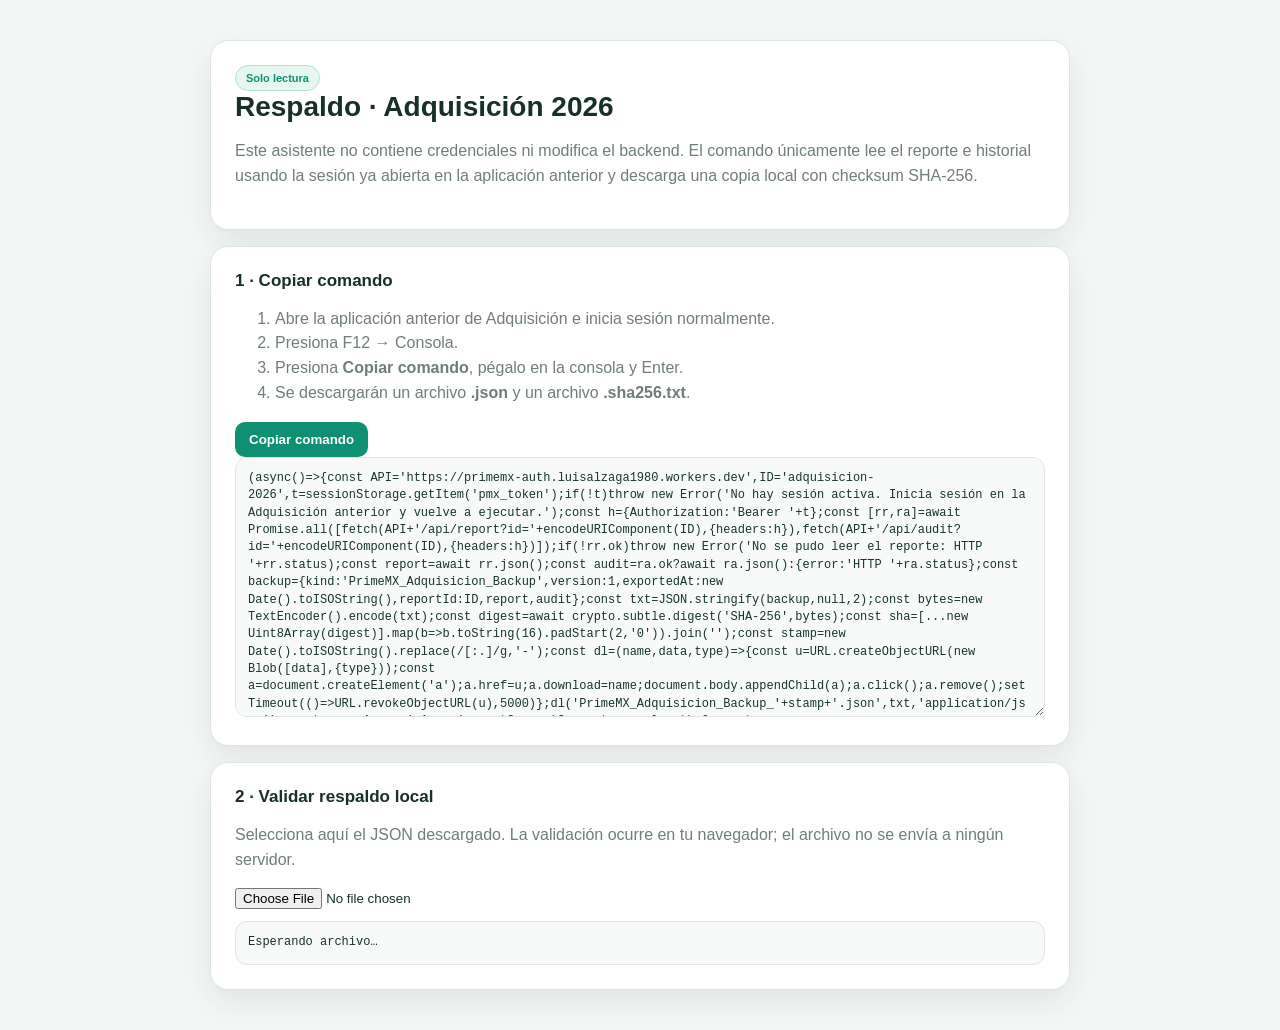
<file: backups/adquisicion/2026-08-20/exportar-respaldo.html>
<!doctype html><html lang="es"><head><meta charset="utf-8"><meta name="viewport" content="width=device-width,initial-scale=1"><title>PRIME MX · Respaldo Adquisición</title><style>:root{--g:#0f9072;--bg:#f3f6f5;--ink:#18302a;--muted:#6f7e79;--line:#dce5e1}*{box-sizing:border-box}body{margin:0;background:var(--bg);color:var(--ink);font-family:Inter,"Segoe UI",Arial,sans-serif}.wrap{max-width:900px;margin:40px auto;padding:0 20px}.card{background:#fff;border:1px solid var(--line);border-radius:18px;padding:24px;box-shadow:0 12px 30px rgba(17,44,37,.08);margin-bottom:16px}h1{margin:0 0 8px;font-size:28px}h2{font-size:17px;margin:0 0 10px}p,li{color:var(--muted);line-height:1.55}textarea{width:100%;min-height:260px;border:1px solid var(--line);border-radius:12px;padding:12px;font:12px/1.45 Consolas,monospace;background:#f8faf9;color:#17342d}.btn{display:inline-block;border:0;border-radius:10px;padding:10px 14px;background:var(--g);color:#fff;font-weight:700;cursor:pointer}.ok{color:#0f9072;font-weight:700}.bad{color:#c84d4d;font-weight:700}.meta{white-space:pre-wrap;background:#f8faf9;border:1px solid var(--line);border-radius:12px;padding:12px;font:12px/1.45 Consolas,monospace}.pill{display:inline-block;background:#e6f6f1;color:#0f9072;border:1px solid #b9dfd3;border-radius:99px;padding:6px 10px;font-size:11px;font-weight:700}</style></head><body><div class="wrap"><div class="card"><span class="pill">Solo lectura</span><h1>Respaldo · Adquisición 2026</h1><p>Este asistente no contiene credenciales ni modifica el backend. El comando únicamente lee el reporte e historial usando la sesión ya abierta en la aplicación anterior y descarga una copia local con checksum SHA-256.</p></div><div class="card"><h2>1 · Copiar comando</h2><ol><li>Abre la aplicación anterior de Adquisición e inicia sesión normalmente.</li><li>Presiona F12 → Consola.</li><li>Presiona <b>Copiar comando</b>, pégalo en la consola y Enter.</li><li>Se descargarán un archivo <b>.json</b> y un archivo <b>.sha256.txt</b>.</li></ol><button class="btn" id="copy">Copiar comando</button><span id="copied" class="ok" style="margin-left:10px"></span><textarea id="cmd" readonly></textarea></div><div class="card"><h2>2 · Validar respaldo local</h2><p>Selecciona aquí el JSON descargado. La validación ocurre en tu navegador; el archivo no se envía a ningún servidor.</p><input id="file" type="file" accept="application/json,.json"><div id="result" class="meta" style="margin-top:12px">Esperando archivo…</div></div></div><script>const command=`(async()=>{const API='https://primemx-auth.luisalzaga1980.workers.dev',ID='adquisicion-2026',t=sessionStorage.getItem('pmx_token');if(!t)throw new Error('No hay sesión activa. Inicia sesión en la Adquisición anterior y vuelve a ejecutar.');const h={Authorization:'Bearer '+t};const [rr,ra]=await Promise.all([fetch(API+'/api/report?id='+encodeURIComponent(ID),{headers:h}),fetch(API+'/api/audit?id='+encodeURIComponent(ID),{headers:h})]);if(!rr.ok)throw new Error('No se pudo leer el reporte: HTTP '+rr.status);const report=await rr.json();const audit=ra.ok?await ra.json():{error:'HTTP '+ra.status};const backup={kind:'PrimeMX_Adquisicion_Backup',version:1,exportedAt:new Date().toISOString(),reportId:ID,report,audit};const txt=JSON.stringify(backup,null,2);const bytes=new TextEncoder().encode(txt);const digest=await crypto.subtle.digest('SHA-256',bytes);const sha=[...new Uint8Array(digest)].map(b=>b.toString(16).padStart(2,'0')).join('');const stamp=new Date().toISOString().replace(/[:.]/g,'-');const dl=(name,data,type)=>{const u=URL.createObjectURL(new Blob([data],{type}));const a=document.createElement('a');a.href=u;a.download=name;document.body.appendChild(a);a.click();a.remove();setTimeout(()=>URL.revokeObjectURL(u),5000)};dl('PrimeMX_Adquisicion_Backup_'+stamp+'.json',txt,'application/json');const rows=Array.isArray(report?.rows)?report.rows.length:0;const entries=Array.isArray(audit?.entries)?audit.entries.length:0;dl('PrimeMX_Adquisicion_Backup_'+stamp+'.sha256.txt','SHA256 '+sha+'\\nFilas '+rows+'\\nHistorial '+entries+'\\nExportado '+backup.exportedAt+'\\n','text/plain');console.log('RESPALDO OK',{rows,entries,sha256:sha,meta:report?.meta||null});alert('Respaldo creado. Filas: '+rows+' · Historial: '+entries+'\\nSHA-256: '+sha);})().catch(e=>{console.error(e);alert('No se pudo crear el respaldo: '+(e.message||e));});`;document.getElementById('cmd').value=command;document.getElementById('copy').onclick=async()=>{await navigator.clipboard.writeText(command);document.getElementById('copied').textContent='Copiado ✓'};document.getElementById('file').onchange=async e=>{const f=e.target.files[0],r=document.getElementById('result');if(!f)return;try{const txt=await f.text(),j=JSON.parse(txt);const dig=await crypto.subtle.digest('SHA-256',new TextEncoder().encode(txt));const sha=[...new Uint8Array(dig)].map(b=>b.toString(16).padStart(2,'0')).join('');if(j.kind!=='PrimeMX_Adquisicion_Backup'||j.reportId!=='adquisicion-2026')throw new Error('El archivo no corresponde al respaldo de Adquisición 2026.');const rows=Array.isArray(j.report?.rows)?j.report.rows.length:0,entries=Array.isArray(j.audit?.entries)?j.audit.entries.length:0;r.className='meta ok';r.textContent='RESPALDO VÁLIDO ✓\nFilas: '+rows+'\nHistorial: '+entries+'\nArchivo: '+f.name+'\nSHA-256: '+sha+'\nExportado: '+(j.exportedAt||'—')+'\nReporte: '+(j.report?.meta?.filename||'—');}catch(err){r.className='meta bad';r.textContent='ERROR: '+(err.message||err)}};</script></body></html>
</file>
